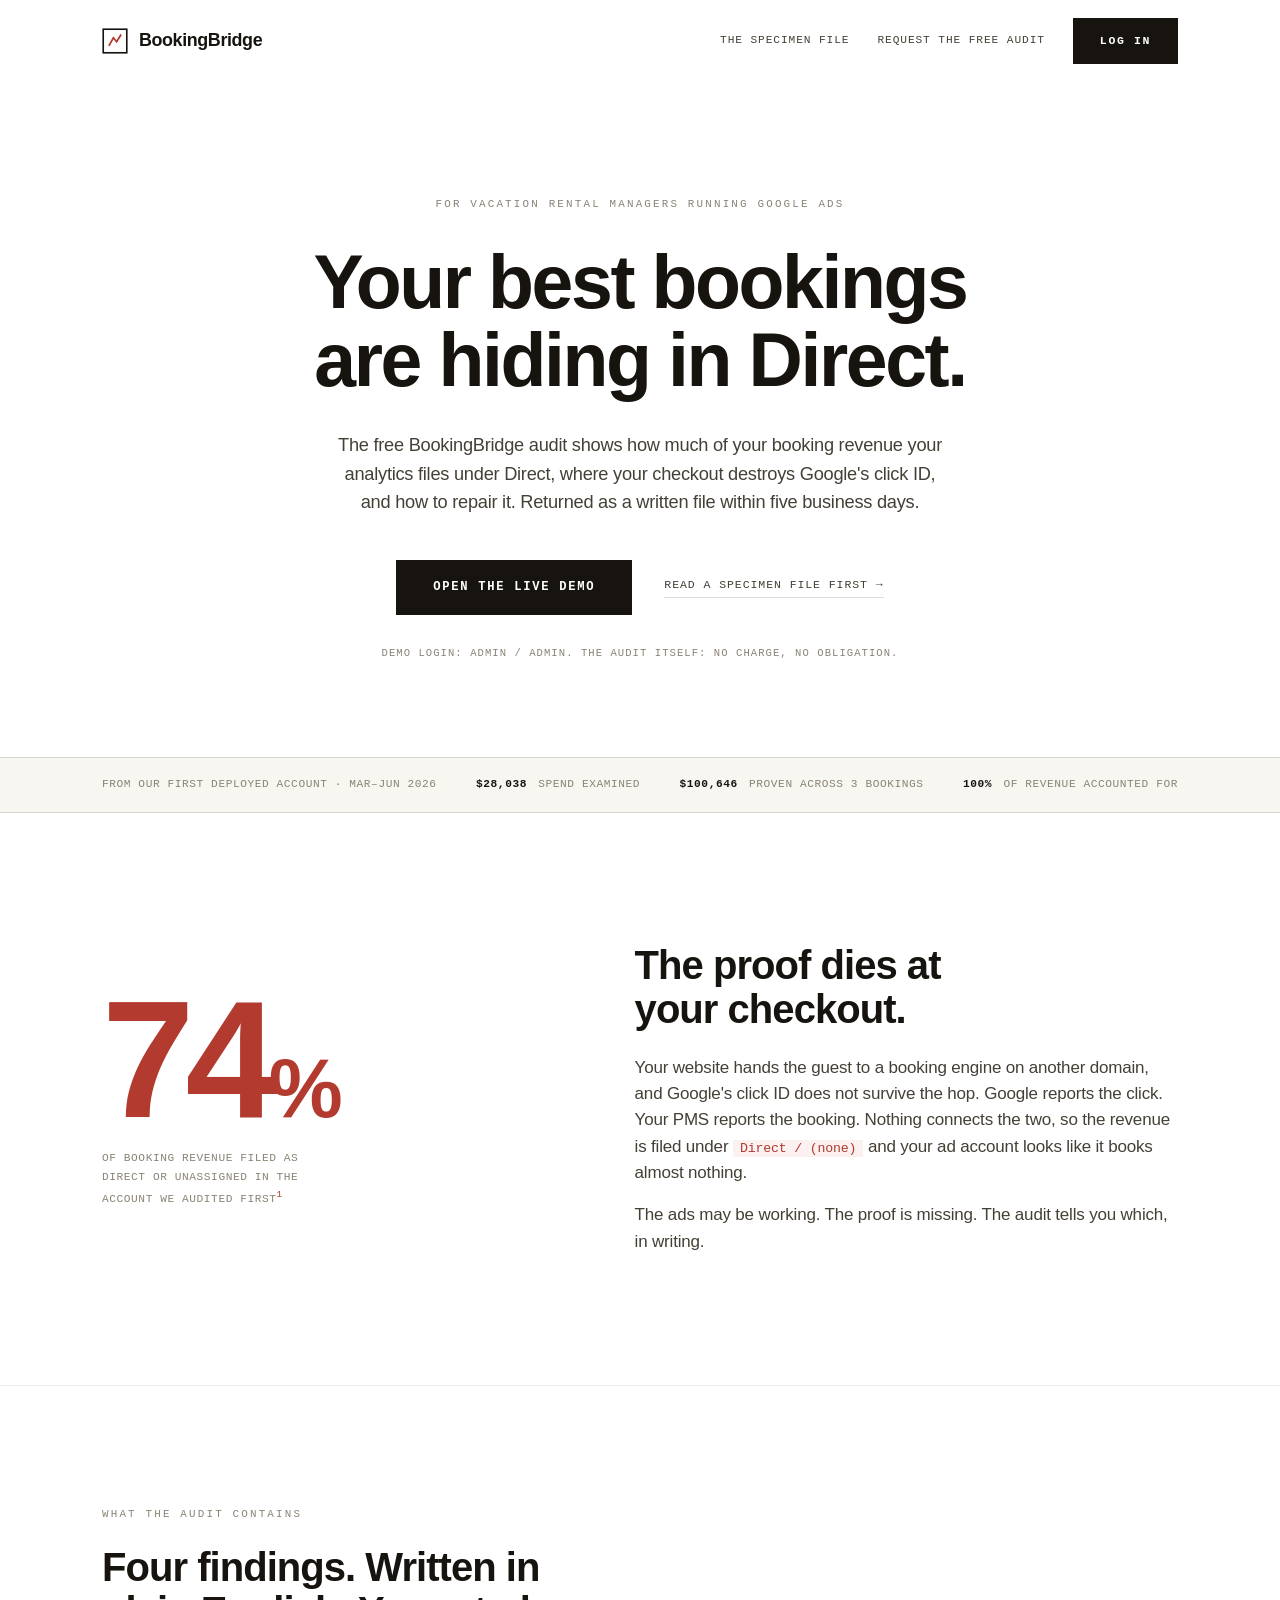
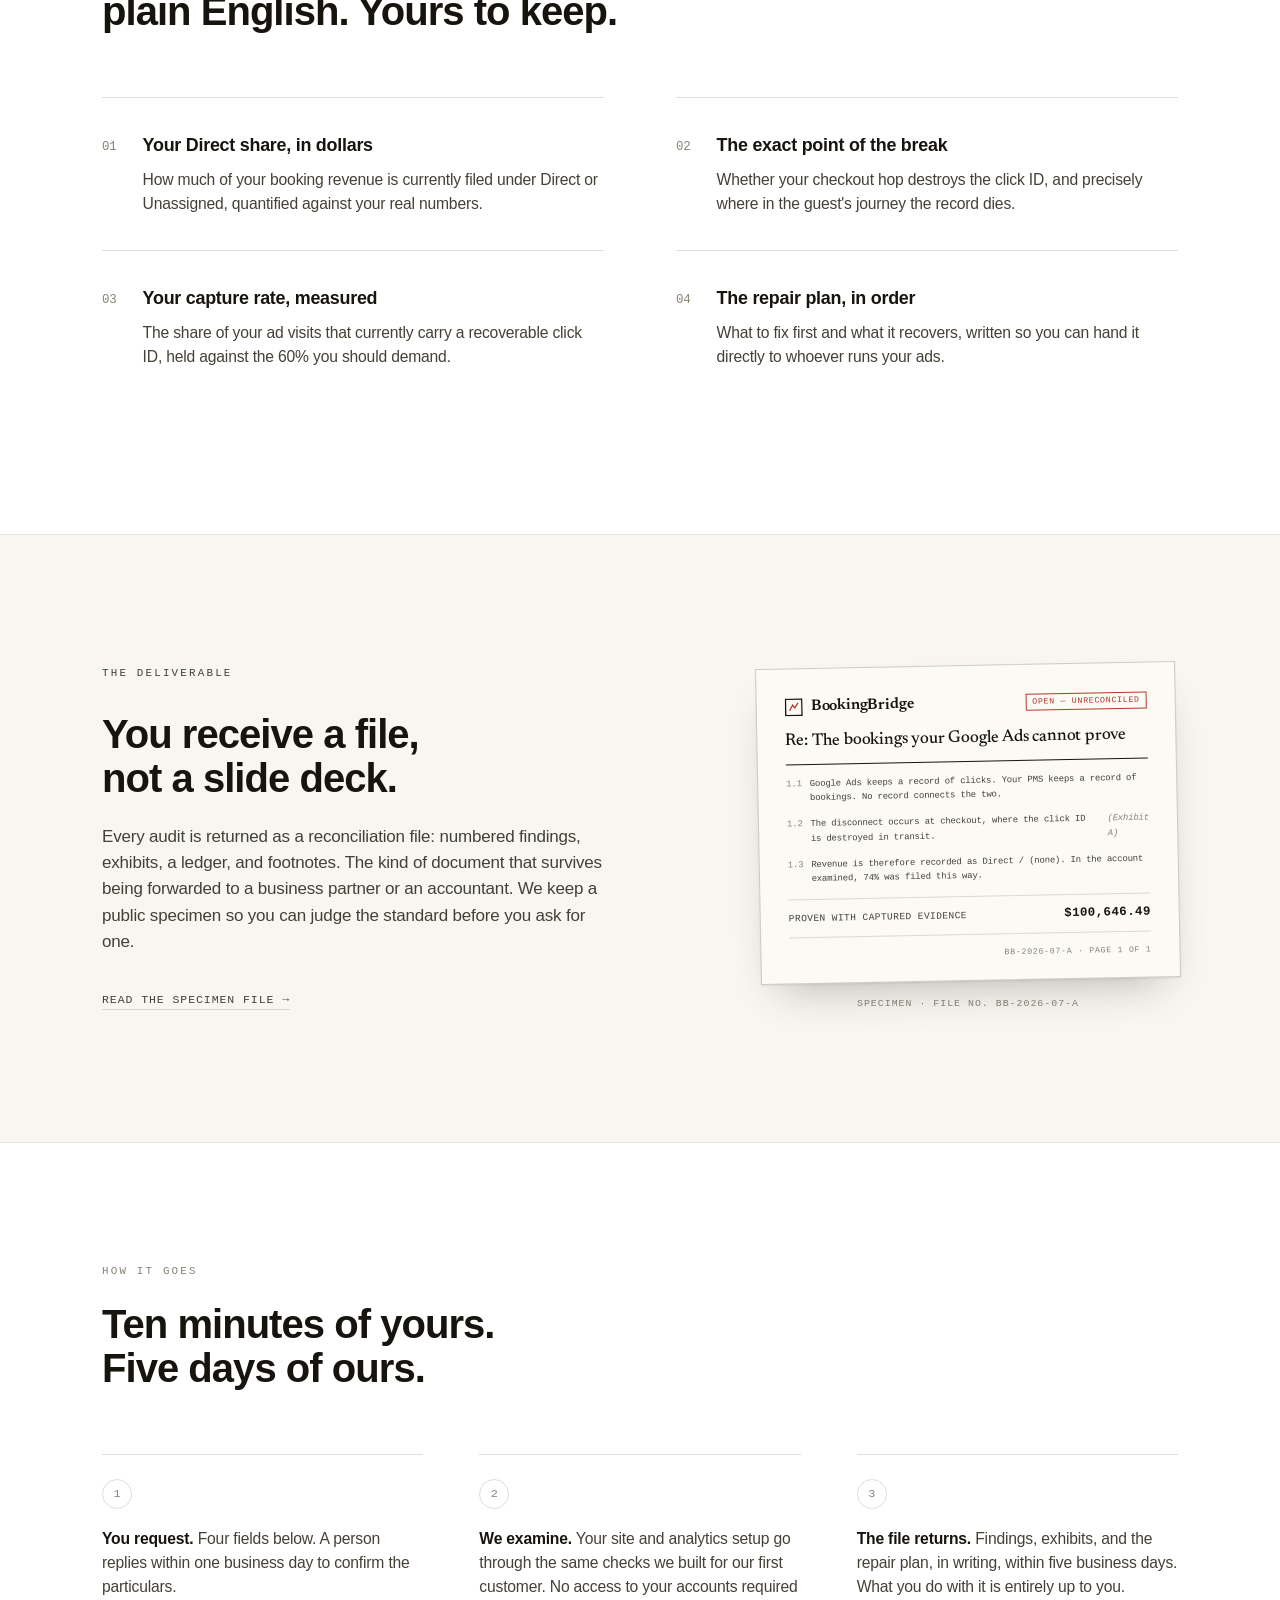
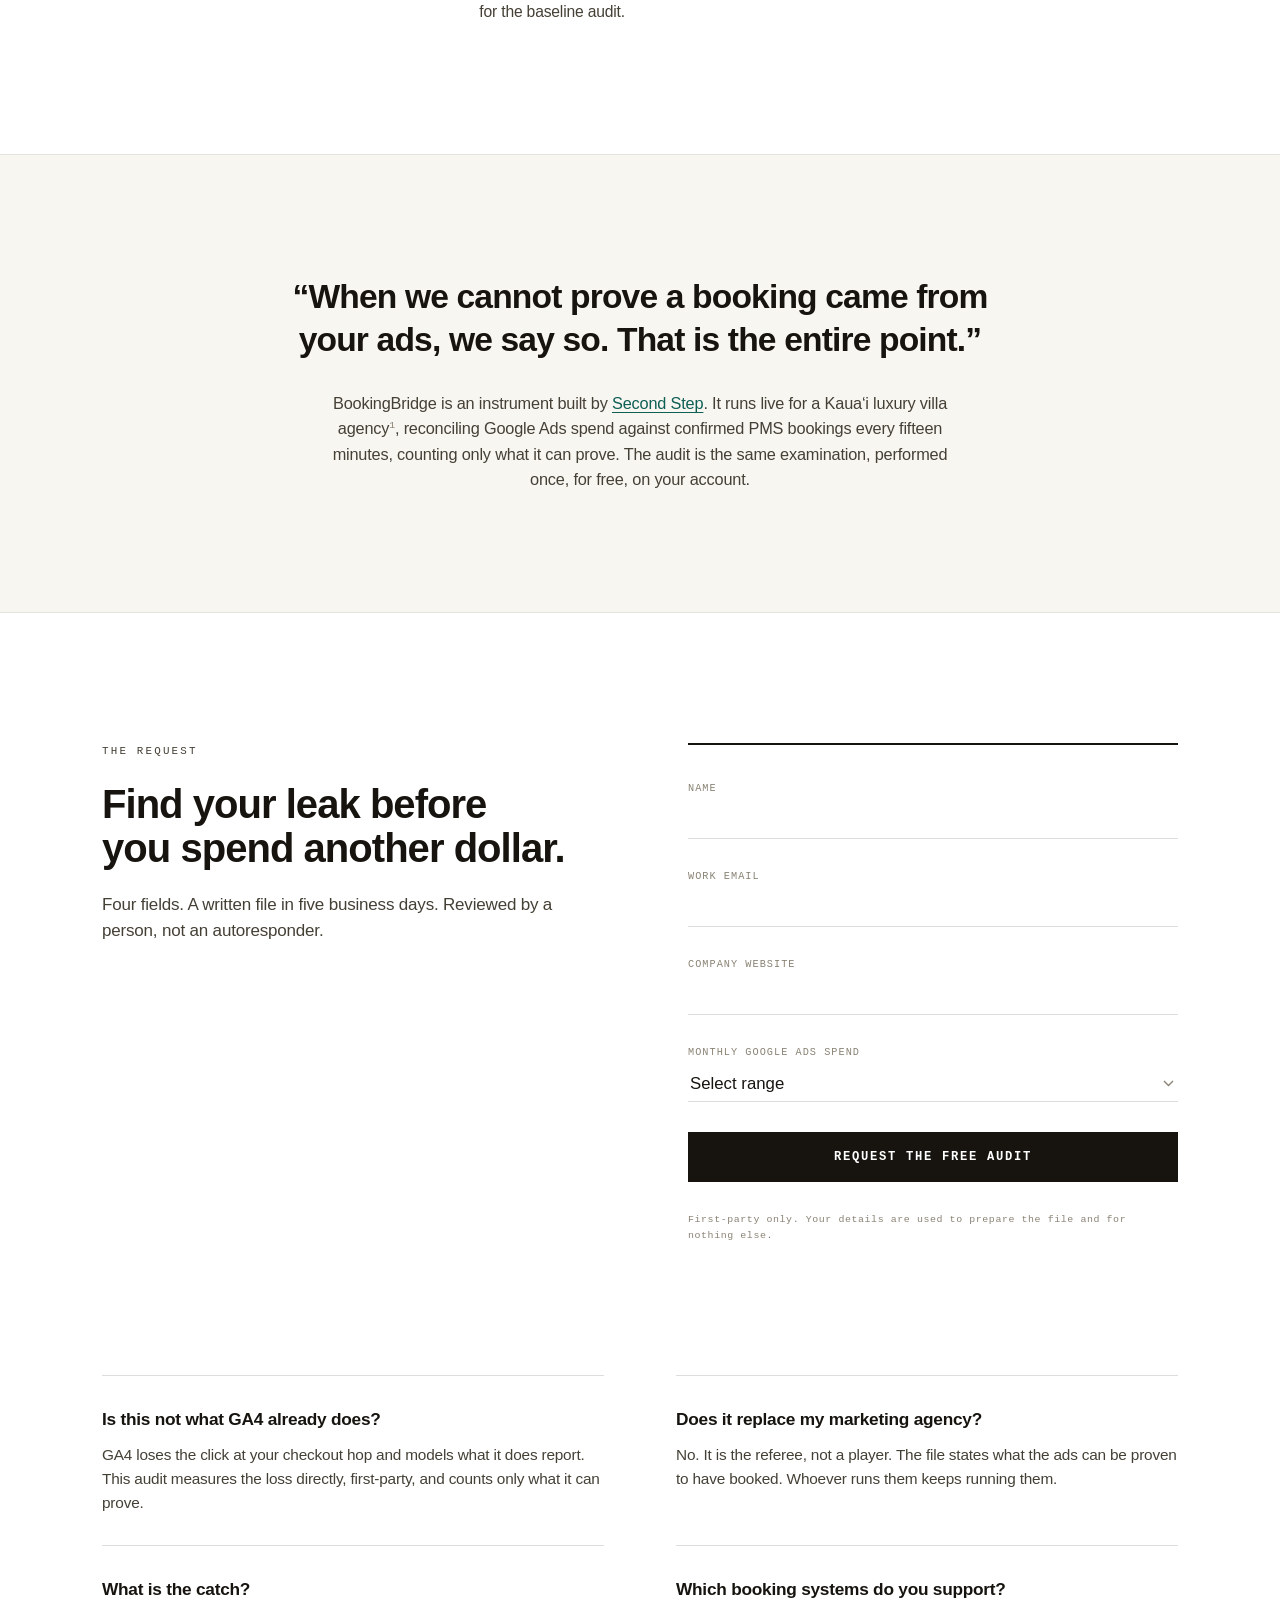
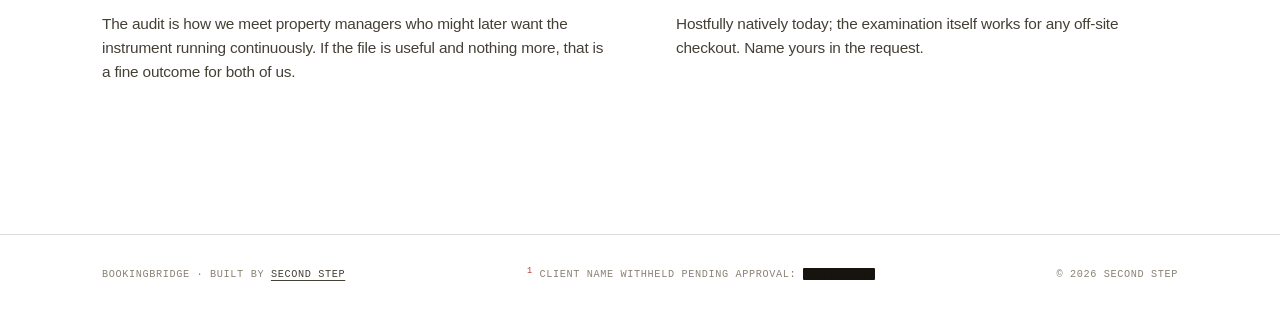
<file: index.html>
<!doctype html>
<html lang="en">
<head>
<meta charset="utf-8">
<meta name="viewport" content="width=device-width, initial-scale=1">
<title>BookingBridge — Find the booking revenue hiding in Direct</title>
<meta name="description" content="A free written audit for vacation rental managers: how much of your booking revenue analytics files as Direct, where your checkout destroys Google's click ID, and how to repair it.">
<meta property="og:title" content="BookingBridge — the free attribution audit">
<meta property="og:description" content="Find out how much of your booking revenue is hiding in Direct. Free written audit, returned in five business days.">
<meta property="og:type" content="website">
<link rel="icon" href="data:image/svg+xml,<svg xmlns='http://www.w3.org/2000/svg' viewBox='0 0 32 32'><rect width='32' height='32' fill='%23FFFFFF'/><rect x='2' y='2' width='28' height='28' fill='none' stroke='%23171410' stroke-width='2'/><path d='M9 21 L14 12 L18 17 L23 9' stroke='%23B23A2E' stroke-width='2.2' fill='none' stroke-linecap='square'/></svg>">
<link rel="preconnect" href="https://fonts.googleapis.com">
<link rel="preconnect" href="https://fonts.gstatic.com" crossorigin>
<link href="https://fonts.googleapis.com/css2?family=Newsreader:opsz,wght@6..72,500;6..72,600&display=swap" rel="stylesheet">
<link rel="stylesheet" href="assets/lead.css">
</head>
<body>

<!-- ============ NAV ============ -->
<header class="nav" id="nav">
  <div class="wrap nav-inner">
    <a class="wordmark" href="#top" aria-label="BookingBridge home">
      <span class="wm-glyph" aria-hidden="true">
        <svg viewBox="0 0 32 32"><rect x="1.5" y="1.5" width="29" height="29" fill="none" stroke="currentColor" stroke-width="2"/><path d="M9 21 L14 12 L18 17 L23 9" stroke="#B23A2E" stroke-width="2.2" fill="none" stroke-linecap="square"/></svg>
      </span>
      <span class="wm-text">BookingBridge</span>
    </a>
    <nav class="nav-right" aria-label="Primary">
      <a class="nav-link" href="file.html">The specimen file</a>
      <a class="nav-link" href="#request">Request the free audit</a>
      <a class="cta" href="login.html">Log in</a>
    </nav>
  </div>
</header>

<main id="top">

<!-- ============ HERO ============ -->
<section class="hero">
  <div class="wrap hero-inner">
    <p class="eyebrow rv">For vacation rental managers running Google Ads</p>
    <h1 class="rv" style="--d:1">Your best bookings are hiding in&nbsp;Direct.</h1>
    <p class="hero-sub rv" style="--d:2">The free BookingBridge audit shows how much of your booking revenue your analytics files under Direct, where your checkout destroys Google's click ID, and how to repair it. Returned as a written file within five business days.</p>
    <div class="hero-cta rv" style="--d:3">
      <a class="cta cta-lg" href="login.html">Open the live demo</a>
      <a class="quiet-link" href="file.html">Read a specimen file first<span aria-hidden="true">&nbsp;→</span></a>
    </div>
    <p class="hero-fine mono rv" style="--d:4">Demo login: admin / admin. The audit itself: no charge, no obligation.</p>
  </div>

  <div class="proofstrip mono" role="note" aria-label="Numbers from the first deployed account">
    <div class="wrap ps-inner">
      <span class="ps-lead">From our first deployed account&nbsp;·&nbsp;Mar&ndash;Jun 2026</span>
      <span class="ps-item"><b>$28,038</b> spend examined</span>
      <span class="ps-item"><b>$100,646</b> proven across 3 bookings</span>
      <span class="ps-item"><b>100%</b> of revenue accounted for</span>
    </div>
  </div>
</section>

<!-- ============ THE PROBLEM ============ -->
<section class="problem">
  <div class="wrap problem-grid">
    <div class="pr-stat rv">
      <span class="pr-num">74<i>%</i></span>
      <span class="pr-caption mono">of booking revenue filed as Direct or Unassigned in the account we audited first<sup>1</sup></span>
    </div>
    <div class="pr-copy rv" style="--d:1">
      <h2>The proof dies at your checkout.</h2>
      <p>Your website hands the guest to a booking engine on another domain, and Google's click ID does not survive the hop. Google reports the click. Your PMS reports the booking. Nothing connects the two, so the revenue is filed under <span class="chip">Direct / (none)</span> and your ad account looks like it books almost nothing.</p>
      <p>The ads may be working. The proof is missing. The audit tells you which, in writing.</p>
    </div>
  </div>
</section>

<!-- ============ WHAT THE AUDIT CONTAINS ============ -->
<section class="contents">
  <div class="wrap">
    <div class="sec-head rv">
      <p class="eyebrow">What the audit contains</p>
      <h2>Four findings. Written in plain English. Yours to&nbsp;keep.</h2>
    </div>
    <ol class="items">
      <li class="item rv">
        <span class="item-no mono">01</span>
        <div>
          <h3>Your Direct share, in dollars</h3>
          <p>How much of your booking revenue is currently filed under Direct or Unassigned, quantified against your real numbers.</p>
        </div>
      </li>
      <li class="item rv" style="--d:1">
        <span class="item-no mono">02</span>
        <div>
          <h3>The exact point of the break</h3>
          <p>Whether your checkout hop destroys the click ID, and precisely where in the guest's journey the record dies.</p>
        </div>
      </li>
      <li class="item rv" style="--d:2">
        <span class="item-no mono">03</span>
        <div>
          <h3>Your capture rate, measured</h3>
          <p>The share of your ad visits that currently carry a recoverable click ID, held against the 60% you should demand.</p>
        </div>
      </li>
      <li class="item rv" style="--d:3">
        <span class="item-no mono">04</span>
        <div>
          <h3>The repair plan, in order</h3>
          <p>What to fix first and what it recovers, written so you can hand it directly to whoever runs your ads.</p>
        </div>
      </li>
    </ol>
  </div>
</section>

<!-- ============ THE SPECIMEN ============ -->
<section class="specimen">
  <div class="wrap sp-grid">
    <div class="sp-copy rv">
      <p class="eyebrow">The deliverable</p>
      <h2>You receive a file, not a slide&nbsp;deck.</h2>
      <p>Every audit is returned as a reconciliation file: numbered findings, exhibits, a ledger, and footnotes. The kind of document that survives being forwarded to a business partner or an accountant. We keep a public specimen so you can judge the standard before you ask for one.</p>
      <a class="quiet-link" href="file.html">Read the specimen file<span aria-hidden="true">&nbsp;→</span></a>
    </div>
    <a class="sp-thumb rv" style="--d:1" href="file.html" aria-label="Open the specimen reconciliation file">
      <span class="doc">
        <span class="doc-head">
          <span class="doc-brand">
            <svg viewBox="0 0 32 32" aria-hidden="true"><rect x="1.5" y="1.5" width="29" height="29" fill="none" stroke="currentColor" stroke-width="2.4"/><path d="M9 21 L14 12 L18 17 L23 9" stroke="#B23A2E" stroke-width="2.4" fill="none" stroke-linecap="square"/></svg>
            BookingBridge
          </span>
          <span class="doc-status mono">OPEN — UNRECONCILED</span>
        </span>
        <span class="doc-re">Re: The bookings your Google Ads cannot prove</span>
        <span class="doc-rule"></span>
        <span class="doc-line mono"><i>1.1</i> Google Ads keeps a record of clicks. Your PMS keeps a record of bookings. No record connects the two.</span>
        <span class="doc-line mono"><i>1.2</i> The disconnect occurs at checkout, where the click ID is destroyed in transit. <u>(Exhibit A)</u></span>
        <span class="doc-line mono"><i>1.3</i> Revenue is therefore recorded as Direct / (none). In the account examined, 74% was filed this way.</span>
        <span class="doc-ledger mono">
          <span>Proven with captured evidence</span>
          <span class="dl-amt">$100,646.49</span>
        </span>
        <span class="doc-foot mono">BB-2026-07-A · Page 1 of 1</span>
      </span>
      <span class="sp-thumb-caption mono">Specimen · file no. BB-2026-07-A</span>
    </a>
  </div>
</section>

<!-- ============ PROCESS ============ -->
<section class="process">
  <div class="wrap">
    <div class="sec-head rv">
      <p class="eyebrow">How it goes</p>
      <h2>Ten minutes of yours. Five days of&nbsp;ours.</h2>
    </div>
    <div class="steps">
      <div class="pstep rv"><span class="pstep-no mono">1</span><p><b>You request.</b> Four fields below. A person replies within one business day to confirm the particulars.</p></div>
      <div class="pstep rv" style="--d:1"><span class="pstep-no mono">2</span><p><b>We examine.</b> Your site and analytics setup go through the same checks we built for our first customer. No access to your accounts required for the baseline audit.</p></div>
      <div class="pstep rv" style="--d:2"><span class="pstep-no mono">3</span><p><b>The file returns.</b> Findings, exhibits, and the repair plan, in writing, within five business days. What you do with it is entirely up to you.</p></div>
    </div>
  </div>
</section>

<!-- ============ CREDIBILITY ============ -->
<section class="cred">
  <div class="wrap cred-inner rv">
    <p class="cred-quote">“When we cannot prove a booking came from your ads, we say&nbsp;so. That is the entire&nbsp;point.”</p>
    <p class="cred-body">BookingBridge is an instrument built by <a href="https://getsecondstep.com">Second Step</a>. It runs live for a Kaua‘i luxury villa agency<sup class="mono">1</sup>, reconciling Google Ads spend against confirmed PMS bookings every fifteen minutes, counting only what it can prove. The audit is the same examination, performed once, for free, on your account.</p>
  </div>
</section>

<!-- ============ REQUEST FORM ============ -->
<section class="request" id="request">
  <div class="wrap req-grid">
    <div class="req-copy rv">
      <p class="eyebrow">The request</p>
      <h2>Find your leak before you spend another&nbsp;dollar.</h2>
      <p>Four fields. A written file in five business days. Reviewed by a person, not an autoresponder.</p>
    </div>
    <form class="req-form rv" style="--d:1" id="leadForm" novalidate>
      <div class="rf-field">
        <label for="f-name">Name</label>
        <input id="f-name" name="name" type="text" autocomplete="name" required>
      </div>
      <div class="rf-field">
        <label for="f-email">Work email</label>
        <input id="f-email" name="email" type="email" autocomplete="email" required>
        <span class="rf-err">A valid email is required to return the file.</span>
      </div>
      <div class="rf-field">
        <label for="f-site">Company website</label>
        <input id="f-site" name="website" type="text" inputmode="url" required>
        <span class="rf-err">The audit is performed against your website.</span>
      </div>
      <div class="rf-field">
        <label for="f-spend">Monthly Google Ads spend</label>
        <select id="f-spend" name="spend" required>
          <option value="" selected disabled>Select range</option>
          <option>Under $2,000</option>
          <option>$2,000 – $10,000</option>
          <option>$10,000 – $30,000</option>
          <option>Over $30,000</option>
          <option>Not running ads yet</option>
        </select>
      </div>
      <button class="cta cta-lg cta-full" type="submit">Request the free audit</button>
      <p class="rf-fine mono">First-party only. Your details are used to prepare the file and for nothing else.</p>
      <div class="rf-done" hidden>
        <p class="rfd-badge mono">REQUEST LOGGED</p>
        <h3>Received.</h3>
        <p>A person will reply within one business day to confirm the particulars. The file follows within five.</p>
      </div>
    </form>
  </div>
</section>

<!-- ============ FAQ ============ -->
<section class="faq">
  <div class="wrap">
    <div class="faq-grid">
      <div class="qa rv"><h3>Is this not what GA4 already does?</h3><p>GA4 loses the click at your checkout hop and models what it does report. This audit measures the loss directly, first-party, and counts only what it can prove.</p></div>
      <div class="qa rv" style="--d:1"><h3>Does it replace my marketing agency?</h3><p>No. It is the referee, not a player. The file states what the ads can be proven to have booked. Whoever runs them keeps running them.</p></div>
      <div class="qa rv" style="--d:2"><h3>What is the catch?</h3><p>The audit is how we meet property managers who might later want the instrument running continuously. If the file is useful and nothing more, that is a fine outcome for both of us.</p></div>
      <div class="qa rv" style="--d:3"><h3>Which booking systems do you support?</h3><p>Hostfully natively today; the examination itself works for any off-site checkout. Name yours in the request.</p></div>
    </div>
  </div>
</section>

</main>

<!-- ============ FOOTER ============ -->
<footer class="footer">
  <div class="wrap foot-inner">
    <span class="mono">BookingBridge · built by <a href="https://getsecondstep.com">Second Step</a></span>
    <span class="mono foot-note"><sup>1</sup> Client name withheld pending approval: <span class="redact">██████████</span></span>
    <span class="mono">© 2026 Second Step</span>
  </div>
</footer>

<script src="assets/lead.js"></script>
</body>
</html>
</file>
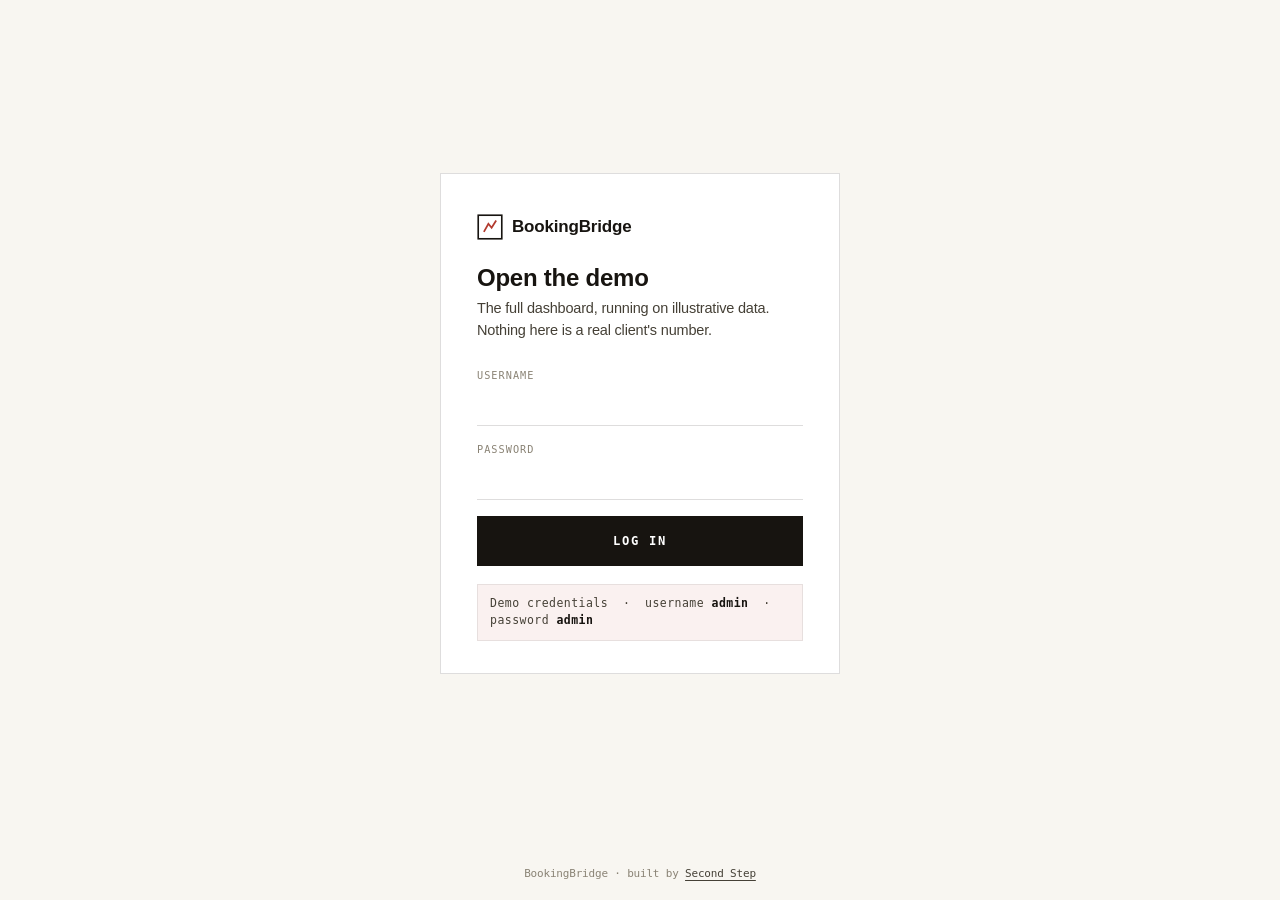
<file: login.html>
<!doctype html>
<html lang="en">
<head>
<meta charset="utf-8">
<meta name="viewport" content="width=device-width, initial-scale=1">
<title>Log in — BookingBridge demo</title>
<meta name="robots" content="noindex">
<link rel="icon" href="data:image/svg+xml,<svg xmlns='http://www.w3.org/2000/svg' viewBox='0 0 32 32'><rect width='32' height='32' fill='%23FFFFFF'/><rect x='2' y='2' width='28' height='28' fill='none' stroke='%23171410' stroke-width='2'/><path d='M9 21 L14 12 L18 17 L23 9' stroke='%23B23A2E' stroke-width='2.2' fill='none' stroke-linecap='square'/></svg>">
<link rel="stylesheet" href="assets/lead.css">
<style>
  .login-page { min-height: 100vh; display: flex; flex-direction: column; background: var(--warm); }
  .login-main { flex: 1; display: flex; align-items: center; justify-content: center; padding: 40px 20px; }
  .login-card { width: 100%; max-width: 400px; background: var(--white); border: 1px solid var(--rule); padding: 40px 36px 32px; }
  .login-card h1 { font-size: 24px; letter-spacing: -0.01em; margin: 0 0 6px; color: var(--ink); }
  .login-card .lc-sub { color: var(--ink-soft); font-size: 14.5px; line-height: 1.55; margin: 0 0 26px; }
  .login-form { display: flex; flex-direction: column; gap: 16px; }
  .lc-hint { margin-top: 18px; padding: 10px 12px; background: var(--red-soft); border: 1px solid var(--rule-light); font-family: var(--mono); font-size: 11.5px; letter-spacing: 0.04em; color: var(--ink-soft); }
  .lc-hint b { color: var(--ink); }
  .login-err { display: none; color: var(--red); font-size: 13px; margin: 0; }
  .login-err.show { display: block; }
  .login-foot { text-align: center; padding: 18px; font-family: var(--mono); font-size: 11px; color: var(--faint); }
  .login-foot a { color: var(--ink-soft); }
  .lc-mark { display: flex; align-items: center; gap: 9px; margin-bottom: 26px; font-weight: 650; color: var(--ink); }
  .lc-mark svg { width: 26px; height: 26px; }
</style>
</head>
<body>
<div class="login-page">
  <div class="login-main">
    <div class="login-card">
      <a class="lc-mark" href="/" aria-label="Back to the BookingBridge page" style="text-decoration:none">
        <svg viewBox="0 0 32 32"><rect x="1.5" y="1.5" width="29" height="29" fill="none" stroke="currentColor" stroke-width="2"/><path d="M9 21 L14 12 L18 17 L23 9" stroke="#B23A2E" stroke-width="2.2" fill="none" stroke-linecap="square"/></svg>
        BookingBridge
      </a>
      <h1>Open the demo</h1>
      <p class="lc-sub">The full dashboard, running on illustrative data. Nothing here is a real client's number.</p>
      <form class="login-form" id="loginForm" novalidate>
        <div class="rf-field">
          <label for="l-user">Username</label>
          <input id="l-user" name="username" type="text" autocomplete="username" required>
        </div>
        <div class="rf-field">
          <label for="l-pass">Password</label>
          <input id="l-pass" name="password" type="password" autocomplete="current-password" required>
        </div>
        <p class="login-err" id="loginErr">That is not it. The demo credentials are printed just below.</p>
        <button class="cta cta-lg cta-full" type="submit">Log in</button>
      </form>
      <p class="lc-hint">Demo credentials &nbsp;·&nbsp; username <b>admin</b> &nbsp;·&nbsp; password <b>admin</b></p>
    </div>
  </div>
  <div class="login-foot">BookingBridge · built by <a href="https://getsecondstep.com">Second Step</a></div>
</div>
<script>
  document.getElementById('loginForm').addEventListener('submit', function (e) {
    e.preventDefault();
    var u = document.getElementById('l-user').value.trim().toLowerCase();
    var p = document.getElementById('l-pass').value.trim();
    if (u === 'admin' && p === 'admin') {
      sessionStorage.setItem('bb_demo_auth', '1');
      location.href = '/app/';
    } else {
      document.getElementById('loginErr').classList.add('show');
    }
  });
</script>
</body>
</html>
</file>
<file: assets/lead.css>
/* ============================================================
   BookingBridge — lead-generation page
   Premium white. Native system type: SF Pro on Apple devices,
   Roboto/Google Sans lineage on Android, Segoe on Windows.
   SF Mono for ledger data. The document thumbnail alone keeps
   Newsreader, because it depicts the specimen file.
   Ink on white, deep-green links, audit red reserved for
   the leak, the redaction, and the glyph. Nothing else.
   ============================================================ */

:root {
  --white: #FFFFFF;
  --warm: #F8F6F1;
  --ink: #171410;
  --ink-soft: #454036;
  --faint: #8A8375;
  --rule: rgba(23, 20, 16, 0.14);
  --rule-light: rgba(23, 20, 16, 0.08);
  --green: #0E5F54;
  --red: #B23A2E;
  --red-soft: rgba(178, 58, 46, 0.07);
  --sans: -apple-system, BlinkMacSystemFont, "SF Pro Display", "SF Pro Text", "Helvetica Neue", "Google Sans", Roboto, "Segoe UI", Arial, sans-serif;
  --serif: "Newsreader", "Times New Roman", Georgia, serif; /* document thumbnail only */
  --mono: ui-monospace, "SF Mono", SFMono-Regular, Menlo, "Roboto Mono", "IBM Plex Mono", monospace;
  --ease: cubic-bezier(0.22, 1, 0.36, 1);
}

* { box-sizing: border-box; margin: 0; padding: 0; }

html { scroll-behavior: smooth; scroll-padding-top: 90px; }

body {
  background: var(--white);
  color: var(--ink);
  font-family: var(--sans);
  font-size: 17px;
  line-height: 1.55;
  letter-spacing: -0.011em;
  -webkit-font-smoothing: antialiased;
  text-rendering: optimizeLegibility;
}

::selection { background: var(--ink); color: var(--white); }

.wrap { max-width: 1140px; margin: 0 auto; padding: 0 32px; }

.mono { font-family: var(--mono); }

a { color: var(--green); text-decoration-thickness: 1px; text-underline-offset: 3px; }
a:hover { color: var(--ink); }

a:focus-visible, button:focus-visible, input:focus-visible, select:focus-visible {
  outline: 2px solid var(--green);
  outline-offset: 2px;
}

/* ---------- type ---------- */

h1 {
  font-size: clamp(2.7rem, 6.2vw, 4.7rem);
  font-weight: 700;
  line-height: 1.04;
  letter-spacing: -0.032em;
  text-wrap: balance;
}

h2 {
  font-size: clamp(1.75rem, 3.3vw, 2.5rem);
  font-weight: 700;
  line-height: 1.1;
  letter-spacing: -0.024em;
  text-wrap: balance;
}

h3 { font-size: 1.12rem; font-weight: 600; letter-spacing: -0.014em; }

.eyebrow {
  font-family: var(--mono);
  font-size: 0.68rem;
  font-weight: 500;
  text-transform: uppercase;
  letter-spacing: 0.2em;
  color: var(--faint);
  margin-bottom: 22px;
}

.sec-head { max-width: 640px; margin-bottom: 64px; }

.chip {
  font-family: var(--mono);
  font-size: 0.78em;
  background: var(--red-soft);
  color: var(--red);
  padding: 1px 7px;
  white-space: nowrap;
}

.redact {
  background: var(--ink);
  color: var(--ink);
  border-radius: 1px;
  padding: 0 2px;
  user-select: none;
}

/* ---------- buttons ---------- */

.cta {
  display: inline-flex;
  align-items: center;
  justify-content: center;
  font-family: var(--mono);
  font-size: 0.72rem;
  font-weight: 600;
  letter-spacing: 0.14em;
  text-transform: uppercase;
  color: var(--white);
  background: var(--ink);
  border: 1.5px solid var(--ink);
  text-decoration: none;
  padding: 13px 26px;
  cursor: pointer;
  transition: background 0.2s var(--ease), color 0.2s var(--ease), transform 0.15s var(--ease);
}
.cta:hover { background: var(--white); color: var(--ink); }
.cta:active { transform: translateY(1px); }
.cta-lg { padding: 17px 36px; font-size: 0.76rem; }
.cta-full { width: 100%; }

.quiet-link {
  font-family: var(--mono);
  font-size: 0.72rem;
  font-weight: 500;
  letter-spacing: 0.08em;
  text-transform: uppercase;
  color: var(--ink-soft);
  text-decoration: none;
  border-bottom: 1px solid var(--rule);
  padding-bottom: 3px;
  transition: color 0.2s var(--ease), border-color 0.2s var(--ease);
}
.quiet-link:hover { color: var(--ink); border-color: var(--ink); }

/* ---------- nav ---------- */

.nav {
  position: fixed; top: 0; left: 0; right: 0; z-index: 50;
  background: rgba(255, 255, 255, 0.92);
  backdrop-filter: blur(10px);
  -webkit-backdrop-filter: blur(10px);
  border-bottom: 1px solid transparent;
  transition: border-color 0.3s var(--ease);
}
.nav.scrolled { border-bottom-color: var(--rule-light); }

.nav-inner {
  display: flex; align-items: center; justify-content: space-between;
  padding-top: 18px; padding-bottom: 18px;
}

.wordmark {
  display: inline-flex; align-items: center; gap: 11px;
  color: var(--ink);
  text-decoration: none;
}
.wm-glyph { width: 26px; height: 26px; color: var(--ink); }
.wm-glyph svg { width: 100%; height: 100%; }
.wm-text { font-family: var(--sans); font-size: 1.12rem; font-weight: 700; letter-spacing: -0.022em; }

.nav-right { display: flex; align-items: center; gap: 28px; }
.nav-link {
  font-family: var(--mono);
  font-size: 0.7rem;
  letter-spacing: 0.08em;
  text-transform: uppercase;
  color: var(--ink-soft);
  text-decoration: none;
}
.nav-link:hover { color: var(--ink); }

/* ---------- hero ---------- */

.hero { padding-top: 196px; }

.hero-inner {
  max-width: 880px;
  text-align: center;
  padding-bottom: 96px;
}

.hero .eyebrow { margin-bottom: 30px; }

.hero-sub {
  margin: 32px auto 0;
  font-size: 1.14rem;
  line-height: 1.55;
  letter-spacing: -0.014em;
  color: var(--ink-soft);
  max-width: 34em;
}

.hero-cta {
  margin-top: 44px;
  display: flex;
  align-items: center;
  justify-content: center;
  gap: 32px;
  flex-wrap: wrap;
}

.hero-fine {
  margin-top: 30px;
  font-size: 0.66rem;
  letter-spacing: 0.1em;
  text-transform: uppercase;
  color: var(--faint);
}

/* proof strip */
.proofstrip {
  border-top: 1px solid var(--rule);
  border-bottom: 1px solid var(--rule);
  background: var(--warm);
}
.ps-inner {
  display: flex;
  align-items: baseline;
  justify-content: space-between;
  gap: 28px;
  padding-top: 18px;
  padding-bottom: 18px;
  flex-wrap: wrap;
  font-size: 0.7rem;
  letter-spacing: 0.05em;
  text-transform: uppercase;
  color: var(--faint);
}
.ps-item b { color: var(--ink); font-weight: 600; margin-right: 4px; }

/* ---------- problem ---------- */

.problem { padding: 130px 0; }

.problem-grid {
  display: grid;
  grid-template-columns: 0.9fr 1.1fr;
  gap: 88px;
  align-items: center;
}

.pr-stat { display: flex; flex-direction: column; gap: 18px; }
.pr-num {
  font-size: clamp(6.5rem, 13vw, 10.5rem);
  font-weight: 700;
  line-height: 0.85;
  letter-spacing: -0.055em;
  color: var(--red);
}
.pr-num i { font-style: normal; font-size: 0.5em; }
.pr-caption {
  font-size: 0.7rem;
  letter-spacing: 0.05em;
  text-transform: uppercase;
  line-height: 1.7;
  color: var(--faint);
  max-width: 30ch;
}
.pr-caption sup { color: var(--red); }

.pr-copy h2 { margin-bottom: 24px; }
.pr-copy p { color: var(--ink-soft); max-width: 34em; }
.pr-copy p + p { margin-top: 16px; }

/* ---------- what the audit contains ---------- */

.contents { padding: 120px 0 130px; border-top: 1px solid var(--rule-light); }

.items {
  list-style: none;
  display: grid;
  grid-template-columns: 1fr 1fr;
  gap: 0 72px;
}

.item {
  display: flex;
  gap: 26px;
  padding: 34px 0;
  border-top: 1px solid var(--rule);
}
.item-no {
  font-size: 0.78rem;
  color: var(--faint);
  flex: none;
  padding-top: 6px;
}
.item h3 { margin-bottom: 8px; }
.item p { font-size: 0.98rem; color: var(--ink-soft); max-width: 30em; }

/* ---------- specimen ---------- */

.specimen { background: var(--warm); border-top: 1px solid var(--rule-light); border-bottom: 1px solid var(--rule-light); padding: 130px 0; }

.sp-grid {
  display: grid;
  grid-template-columns: 1fr 0.9fr;
  gap: 88px;
  align-items: center;
}

.sp-copy h2 { margin-bottom: 24px; }
.sp-copy p { color: var(--ink-soft); max-width: 32em; margin-bottom: 30px; }

/* the document thumbnail */
.sp-thumb {
  justify-self: end;
  text-decoration: none;
  display: flex;
  flex-direction: column;
  gap: 16px;
  max-width: 420px;
  width: 100%;
}

.doc {
  display: flex;
  flex-direction: column;
  gap: 12px;
  background: #FBFAF5;
  border: 1px solid rgba(23, 20, 16, 0.2);
  box-shadow:
    0 1px 2px rgba(23, 20, 16, 0.08),
    0 22px 44px -20px rgba(23, 20, 16, 0.3);
  padding: 26px 28px 20px;
  transform: rotate(-1.1deg);
  transition: transform 0.4s var(--ease), box-shadow 0.4s var(--ease);
}
.sp-thumb:hover .doc {
  transform: rotate(0deg) translateY(-3px);
  box-shadow:
    0 1px 2px rgba(23, 20, 16, 0.08),
    0 30px 54px -22px rgba(23, 20, 16, 0.36);
}

.doc-head { display: flex; justify-content: space-between; align-items: center; gap: 12px; }
.doc-brand {
  display: inline-flex; align-items: center; gap: 8px;
  font-family: var(--serif); font-weight: 600; font-size: 0.95rem;
  color: var(--ink);
}
.doc-brand svg { width: 18px; height: 18px; color: var(--ink); }
.doc-status {
  font-size: 0.52rem;
  letter-spacing: 0.08em;
  color: var(--red);
  border: 1px solid currentColor;
  padding: 1px 6px;
  white-space: nowrap;
}

.doc-re {
  font-family: var(--serif);
  font-size: 1.06rem;
  font-weight: 500;
  line-height: 1.25;
  color: var(--ink);
}

.doc-rule { border-top: 1.5px solid var(--ink); }

.doc-line {
  font-size: 0.56rem;
  line-height: 1.6;
  color: var(--ink-soft);
  display: flex;
  gap: 8px;
}
.doc-line i { font-style: normal; color: var(--faint); flex: none; }
.doc-line u { text-decoration: none; color: var(--faint); font-style: italic; }

.doc-ledger {
  display: flex; justify-content: space-between; align-items: baseline; gap: 12px;
  border-top: 1px solid var(--rule);
  border-bottom: 1px solid var(--rule);
  padding: 9px 0;
  font-size: 0.6rem;
  color: var(--ink-soft);
  text-transform: uppercase;
  letter-spacing: 0.04em;
}
.dl-amt { font-weight: 600; font-size: 0.78rem; color: var(--ink); }

.doc-foot {
  font-size: 0.52rem;
  letter-spacing: 0.08em;
  text-transform: uppercase;
  color: var(--faint);
  text-align: right;
}

.sp-thumb-caption {
  font-size: 0.62rem;
  letter-spacing: 0.1em;
  text-transform: uppercase;
  color: var(--faint);
  text-align: center;
}

/* ---------- process ---------- */

.process { padding: 120px 0 130px; }

.steps {
  display: grid;
  grid-template-columns: repeat(3, 1fr);
  gap: 56px;
}
.pstep { border-top: 1px solid var(--rule); padding-top: 24px; }
.pstep-no {
  display: inline-flex; align-items: center; justify-content: center;
  width: 30px; height: 30px;
  border: 1px solid var(--rule);
  border-radius: 999px;
  font-size: 0.74rem;
  color: var(--faint);
  margin-bottom: 18px;
}
.pstep p { font-size: 0.98rem; color: var(--ink-soft); }
.pstep b { color: var(--ink); font-weight: 600; }

/* ---------- credibility ---------- */

.cred { background: var(--warm); border-top: 1px solid var(--rule-light); border-bottom: 1px solid var(--rule-light); padding: 120px 0; }

.cred-inner { max-width: 760px; text-align: center; }

.cred-quote {
  font-size: clamp(1.5rem, 3vw, 2.1rem);
  font-weight: 600;
  line-height: 1.28;
  letter-spacing: -0.025em;
}
.cred-body {
  margin-top: 30px;
  font-size: 1.02rem;
  color: var(--ink-soft);
  max-width: 40em;
  margin-left: auto;
  margin-right: auto;
}
.cred-body sup { font-size: 0.6em; color: var(--faint); }

/* ---------- request ---------- */

.request { padding: 130px 0; }

.req-grid {
  display: grid;
  grid-template-columns: 1fr 1fr;
  gap: 96px;
  align-items: start;
}

.req-copy h2 { margin-bottom: 22px; }
.req-copy p { color: var(--ink-soft); max-width: 28em; }

.req-form {
  position: relative;
  display: flex;
  flex-direction: column;
  gap: 30px;
  border-top: 2px solid var(--ink);
  padding-top: 36px;
}

.rf-field { display: flex; flex-direction: column; gap: 5px; }
.rf-field label {
  font-family: var(--mono);
  font-size: 0.64rem;
  letter-spacing: 0.1em;
  text-transform: uppercase;
  color: var(--faint);
}
.rf-field input, .rf-field select {
  font-family: var(--sans);
  font-size: 1.05rem;
  color: var(--ink);
  background: transparent;
  border: none;
  border-bottom: 1.5px solid var(--rule);
  border-radius: 0;
  padding: 8px 2px;
  appearance: none;
  transition: border-color 0.2s var(--ease);
}
.rf-field select {
  background-image: url("data:image/svg+xml,%3Csvg xmlns='http://www.w3.org/2000/svg' width='11' height='7'%3E%3Cpath d='M1 1l4.5 4.5L10 1' stroke='%238A8375' stroke-width='1.4' fill='none'/%3E%3C/svg%3E");
  background-repeat: no-repeat;
  background-position: right 4px center;
  cursor: pointer;
}
.rf-field input:focus, .rf-field select:focus {
  outline: none;
  border-bottom-color: var(--ink);
}
.rf-field.invalid input { border-bottom-color: var(--red); }
.rf-err { display: none; font-size: 0.82rem; font-style: italic; color: var(--red); }
.rf-field.invalid .rf-err { display: block; }

.rf-fine {
  font-size: 0.62rem;
  letter-spacing: 0.06em;
  color: var(--faint);
  line-height: 1.7;
}

.rf-done {
  position: absolute; inset: 0;
  background: var(--white);
  display: flex; flex-direction: column; justify-content: center; align-items: flex-start;
  gap: 12px;
}
.rf-done[hidden] { display: none; }
.rfd-badge {
  font-size: 0.66rem;
  font-weight: 600;
  letter-spacing: 0.14em;
  color: var(--red);
  border: 1.5px solid currentColor;
  padding: 3px 10px;
  transform: rotate(-1deg);
}
.rf-done h3 { font-size: 1.5rem; font-weight: 700; }
.rf-done p:last-child { color: var(--ink-soft); max-width: 40ch; }

/* ---------- faq ---------- */

.faq { padding: 0 0 120px; }

.faq-grid {
  display: grid;
  grid-template-columns: 1fr 1fr;
  gap: 0 72px;
}
.qa { padding: 30px 0; border-top: 1px solid var(--rule); }
.qa h3 { margin-bottom: 10px; font-size: 1.08rem; }
.qa p { font-size: 0.96rem; color: var(--ink-soft); max-width: 34em; }

/* ---------- footer ---------- */

.footer { border-top: 1px solid var(--rule); padding: 30px 0; }
.foot-inner {
  display: flex;
  justify-content: space-between;
  align-items: baseline;
  gap: 24px;
  flex-wrap: wrap;
  font-size: 0.64rem;
  letter-spacing: 0.06em;
  text-transform: uppercase;
  color: var(--faint);
}
.foot-inner a { color: var(--ink-soft); }
.foot-note sup { color: var(--red); }

/* ---------- reveal (quiet) ---------- */

.rv {
  opacity: 0;
  transform: translateY(10px);
  transition: opacity 0.7s var(--ease), transform 0.7s var(--ease);
  transition-delay: calc(var(--d, 0) * 90ms);
}
.rv.in { opacity: 1; transform: translateY(0); }

@media (prefers-reduced-motion: reduce) {
  html { scroll-behavior: auto; }
  .rv { opacity: 1; transform: none; transition: none; }
}

/* ============================================================
   RESPONSIVE
   ============================================================ */

@media (max-width: 960px) {
  .problem-grid, .sp-grid, .req-grid { grid-template-columns: 1fr; gap: 64px; }
  .sp-thumb { justify-self: start; }
  .steps { grid-template-columns: 1fr; gap: 40px; }
  .items { grid-template-columns: 1fr; }
  .faq-grid { grid-template-columns: 1fr; }
}

@media (max-width: 640px) {
  body { font-size: 17px; }
  .wrap { padding: 0 22px; }

  .nav-link { display: none; }
  .wm-text { display: none; }
  .wm-glyph { width: 30px; height: 30px; }
  .cta { padding: 11px 18px; font-size: 0.66rem; white-space: nowrap; }
  .cta-lg { padding: 15px 26px; font-size: 0.72rem; }

  .hero { padding-top: 150px; }
  .hero-inner { text-align: left; padding-bottom: 64px; }
  .hero-sub, .cred-body { margin-left: 0; }
  .hero-cta { justify-content: flex-start; }
  .hero-cta .cta-lg { width: 100%; }

  .ps-inner { flex-direction: column; gap: 8px; align-items: flex-start; }

  .problem, .contents, .specimen, .process, .cred, .request { padding: 84px 0; }
  .faq { padding-bottom: 84px; }
  .sec-head { margin-bottom: 44px; }

  .cred-inner { text-align: left; }

  .item { gap: 18px; padding: 26px 0; }

  .doc { padding: 20px 18px 16px; }

  .foot-inner { flex-direction: column; gap: 8px; }
}
</file>
